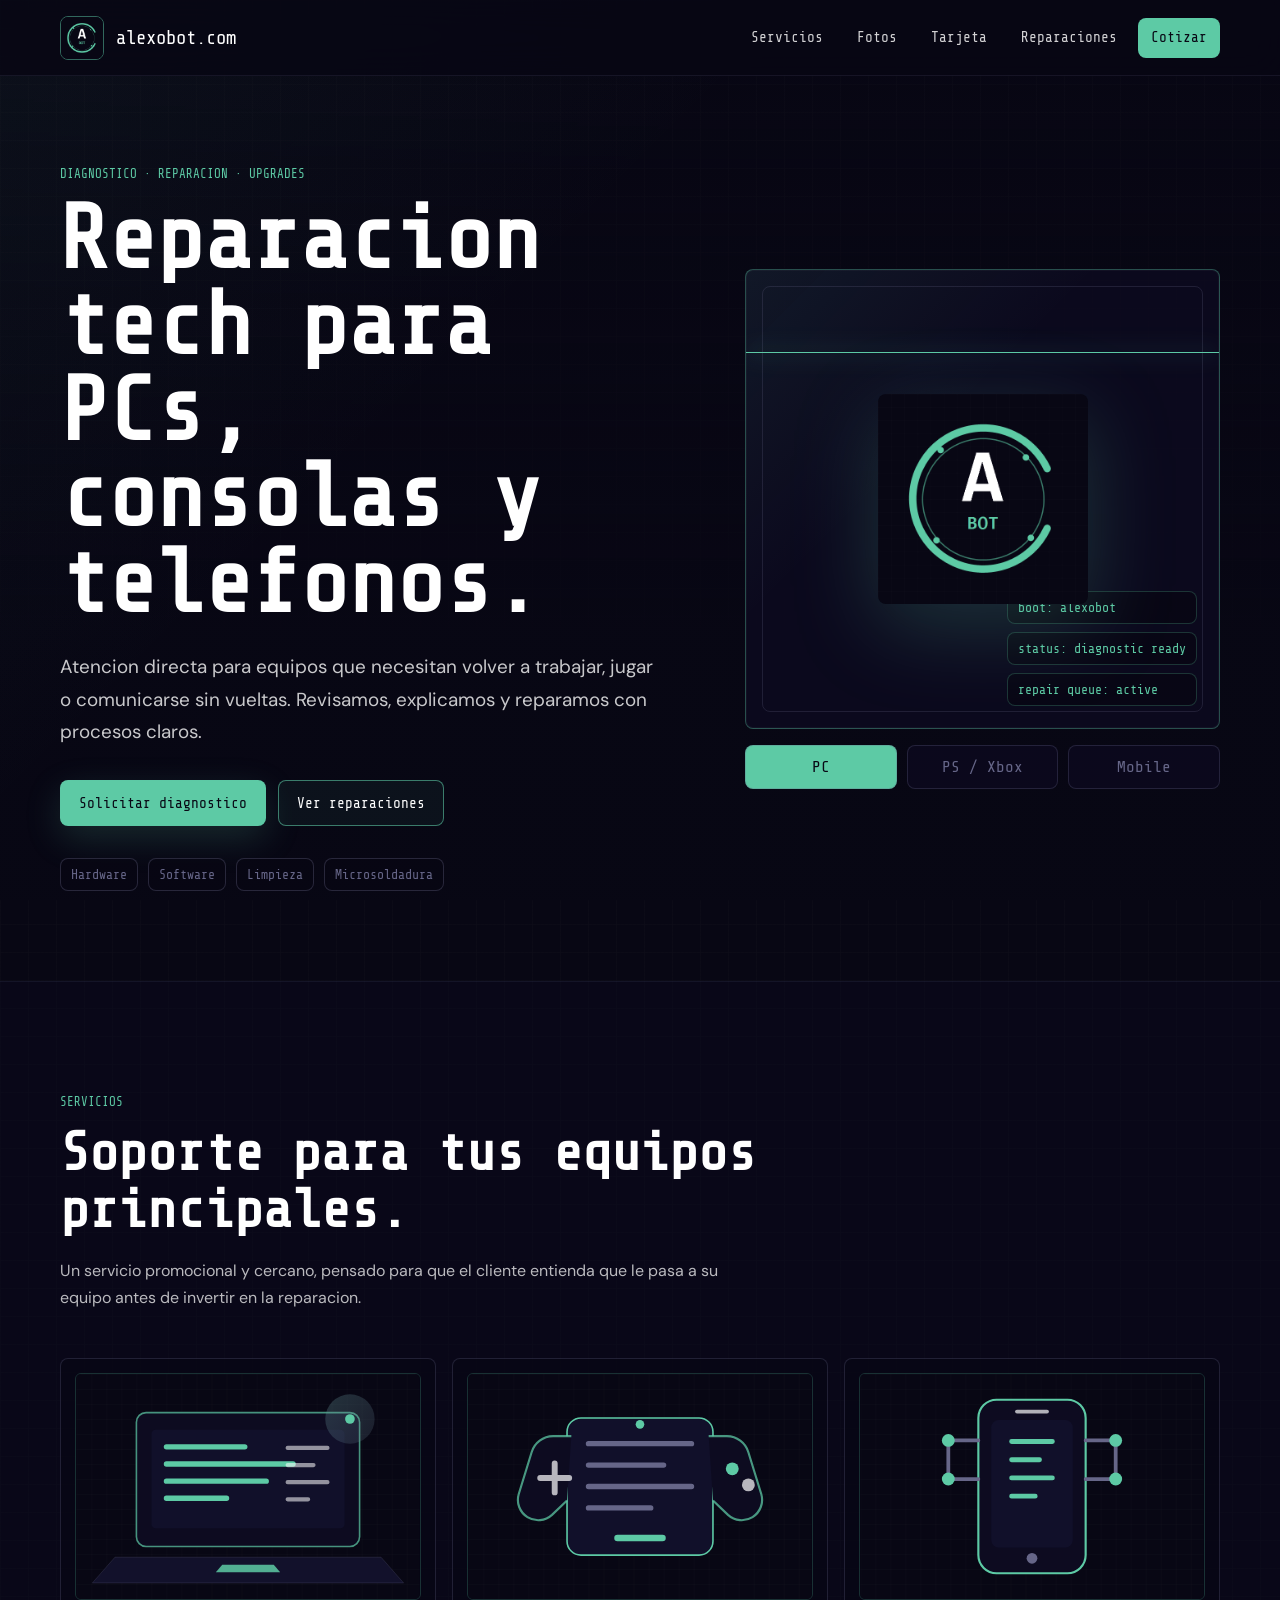
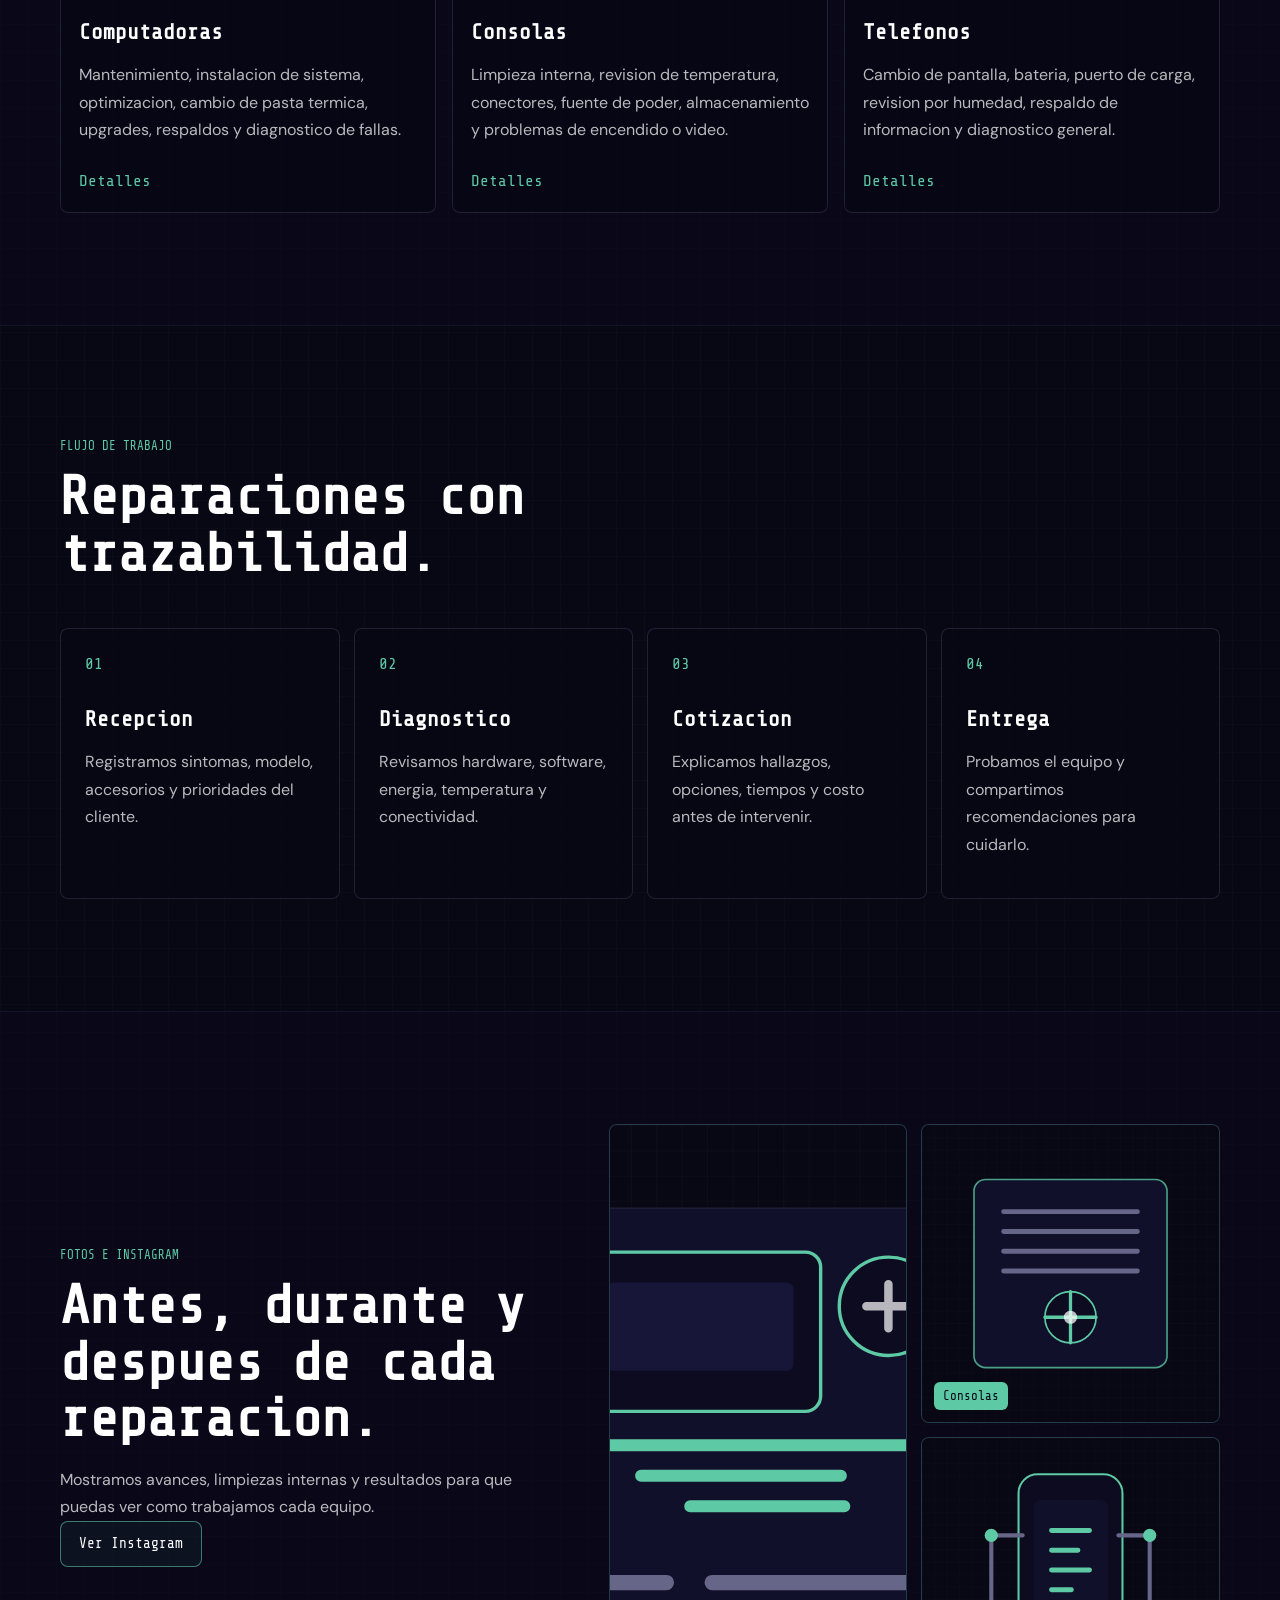
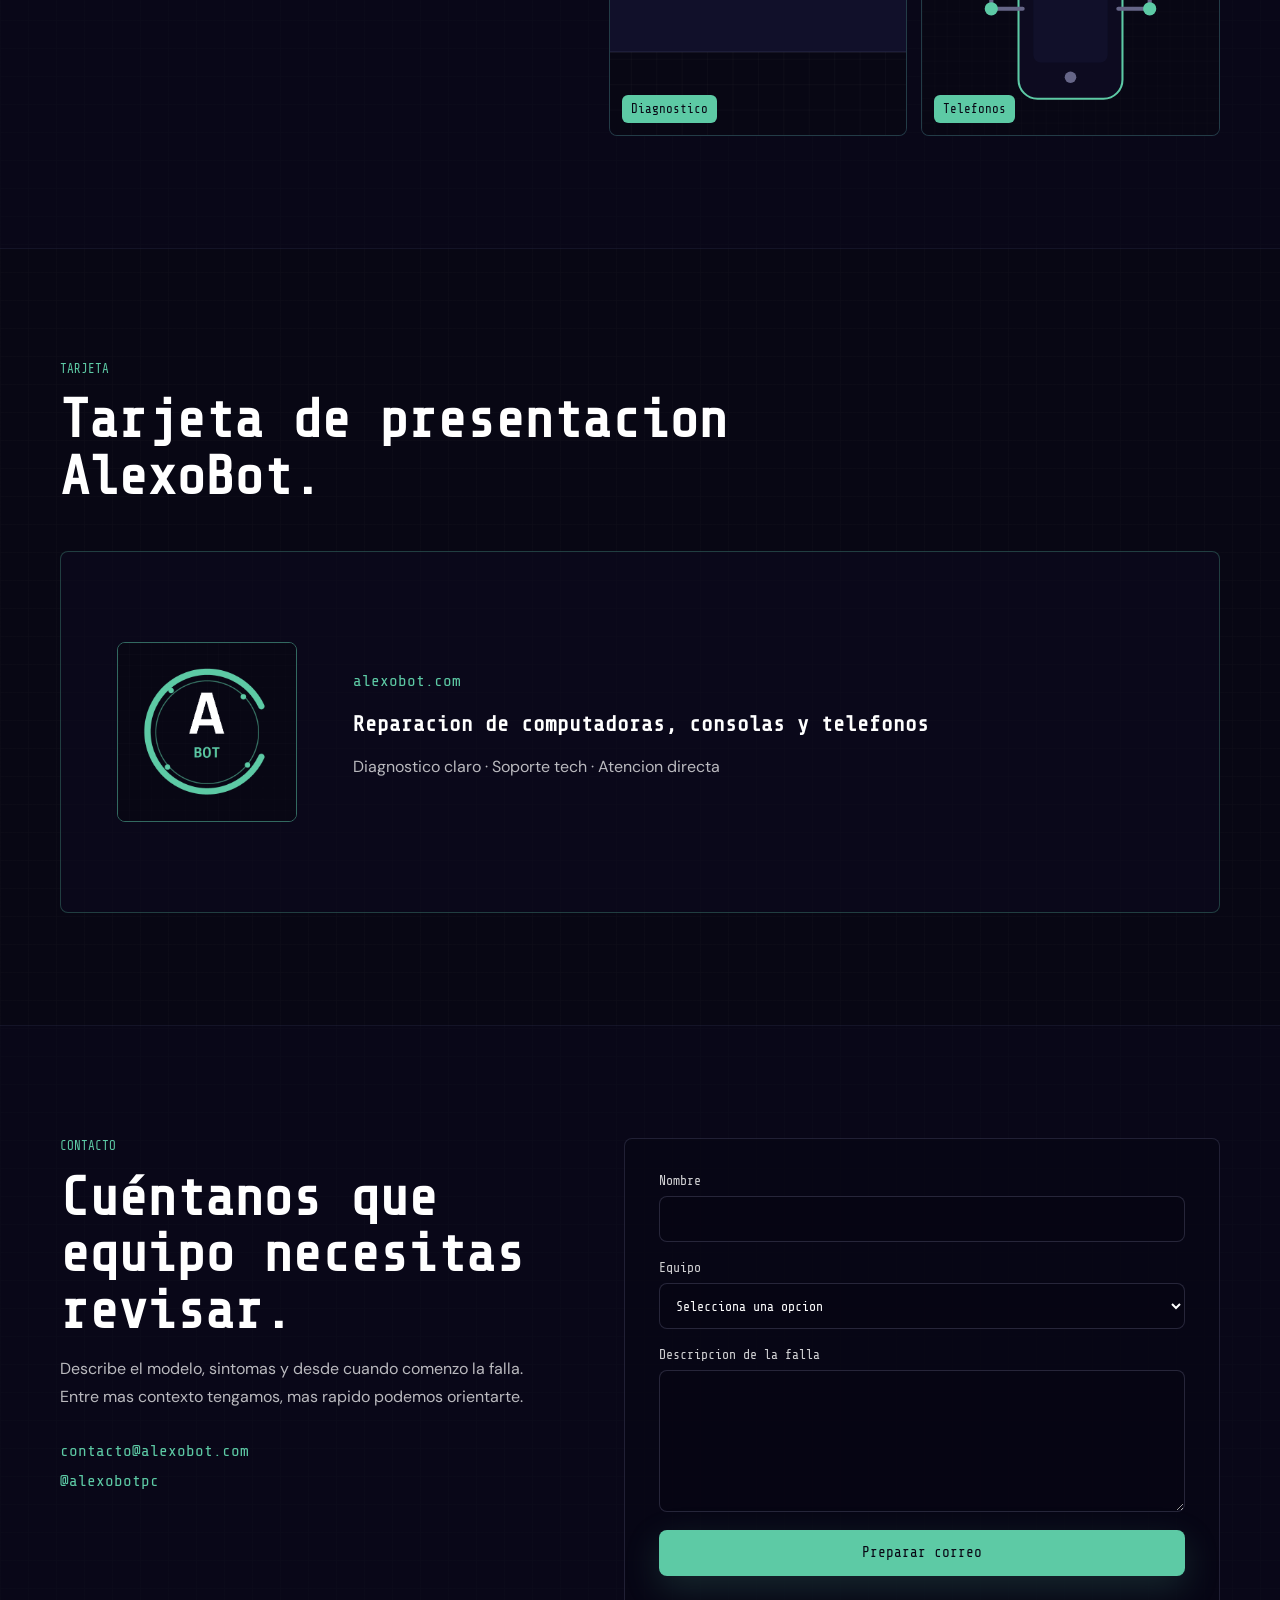
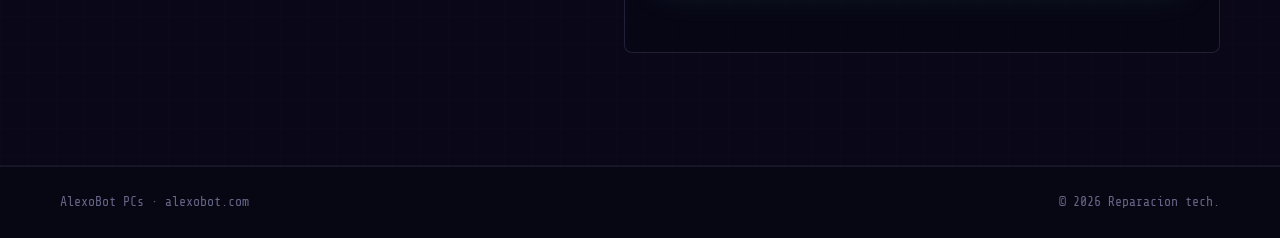
<file: index.html>
<!DOCTYPE html>
<html lang="es">
<head>
  <meta charset="UTF-8">
  <meta name="viewport" content="width=device-width, initial-scale=1.0">
  <meta name="description" content="AlexoBot PCs repara computadoras, consolas y telefonos con diagnostico claro, estetica tech y atencion directa.">
  <title>AlexoBot PCs | Reparacion tech</title>
  <link rel="preconnect" href="https://fonts.googleapis.com">
  <link rel="preconnect" href="https://fonts.gstatic.com" crossorigin>
  <link href="https://fonts.googleapis.com/css2?family=DM+Sans:opsz,wght@9..40,400;9..40,500;9..40,700&family=Share+Tech+Mono&display=swap" rel="stylesheet">
  <link rel="stylesheet" href="styles.css">
  <link rel="icon" href="Fotos/Assets/Logo.png" type="image/png">
</head>
<body>
  <header class="site-header" data-site-header>
    <a class="brand" href="index.html" aria-label="AlexoBot PCs inicio">
      <img src="Fotos/Assets/Logo.png" alt="" width="44" height="44">
      <span>alexobot.com</span>
    </a>

    <button class="nav-toggle" type="button" aria-label="Abrir menu" aria-expanded="false" data-nav-toggle>
      <span></span>
      <span></span>
      <span></span>
    </button>

    <nav class="site-nav" data-site-nav>
      <a href="#servicios">Servicios</a>
      <a href="#galeria">Fotos</a>
      <a href="#tarjeta">Tarjeta</a>
      <a href="Paginas/Reparaciones.html">Reparaciones</a>
      <a class="nav-cta" href="#contacto">Cotizar</a>
    </nav>
  </header>

  <main>
    <section class="hero section-shell">
      <div class="hero-copy reveal">
        <p class="eyebrow">diagnostico · reparacion · upgrades</p>
        <h1>Reparacion tech para PCs, consolas y telefonos.</h1>
        <p class="hero-text">Atencion directa para equipos que necesitan volver a trabajar, jugar o comunicarse sin vueltas. Revisamos, explicamos y reparamos con procesos claros.</p>
        <div class="hero-actions">
          <a class="button button-primary" href="#contacto">Solicitar diagnostico</a>
          <a class="button button-secondary" href="Paginas/Reparaciones.html">Ver reparaciones</a>
        </div>
        <div class="trust-strip" aria-label="Puntos fuertes de AlexoBot PCs">
          <span>Hardware</span>
          <span>Software</span>
          <span>Limpieza</span>
          <span>Microsoldadura</span>
        </div>
      </div>

      <div class="hero-panel reveal" aria-label="Resumen visual de servicios">
        <div class="device-frame">
          <div class="scan-line"></div>
          <img src="Fotos/Assets/Logo.png" alt="Logo AlexoBot PCs">
          <div class="terminal-lines" aria-hidden="true">
            <span>boot: alexobot</span>
            <span>status: diagnostic ready</span>
            <span>repair queue: active</span>
          </div>
        </div>
        <div class="signal-board">
          <span class="signal active">PC</span>
          <span class="signal">PS / Xbox</span>
          <span class="signal">Mobile</span>
        </div>
      </div>
    </section>

    <section class="service-band" id="servicios">
      <div class="section-shell">
        <div class="section-heading reveal">
          <p class="eyebrow">servicios</p>
          <h2>Soporte para tus equipos principales.</h2>
          <p>Un servicio promocional y cercano, pensado para que el cliente entienda que le pasa a su equipo antes de invertir en la reparacion.</p>
        </div>

        <div class="service-grid">
          <article class="service-card reveal">
            <img src="Fotos/Assets/servicio-computadoras.svg" alt="" loading="lazy">
            <div>
              <h3>Computadoras</h3>
              <p>Mantenimiento, instalacion de sistema, optimizacion, cambio de pasta termica, upgrades, respaldos y diagnostico de fallas.</p>
            </div>
            <a href="Paginas/Reparaciones.html#computadoras">Detalles</a>
          </article>

          <article class="service-card reveal">
            <img src="Fotos/Assets/servicio-consolas.svg" alt="" loading="lazy">
            <div>
              <h3>Consolas</h3>
              <p>Limpieza interna, revision de temperatura, conectores, fuente de poder, almacenamiento y problemas de encendido o video.</p>
            </div>
            <a href="Paginas/Reparaciones.html#consolas">Detalles</a>
          </article>

          <article class="service-card reveal">
            <img src="Fotos/Assets/servicio-telefonos.svg" alt="" loading="lazy">
            <div>
              <h3>Telefonos</h3>
              <p>Cambio de pantalla, bateria, puerto de carga, revision por humedad, respaldo de informacion y diagnostico general.</p>
            </div>
            <a href="Paginas/Reparaciones.html#telefonos">Detalles</a>
          </article>
        </div>
      </div>
    </section>

    <section class="process section-shell">
      <div class="section-heading reveal">
        <p class="eyebrow">flujo de trabajo</p>
        <h2>Reparaciones con trazabilidad.</h2>
      </div>

      <div class="process-grid">
        <article class="process-step reveal">
          <span>01</span>
          <h3>Recepcion</h3>
          <p>Registramos sintomas, modelo, accesorios y prioridades del cliente.</p>
        </article>
        <article class="process-step reveal">
          <span>02</span>
          <h3>Diagnostico</h3>
          <p>Revisamos hardware, software, energia, temperatura y conectividad.</p>
        </article>
        <article class="process-step reveal">
          <span>03</span>
          <h3>Cotizacion</h3>
          <p>Explicamos hallazgos, opciones, tiempos y costo antes de intervenir.</p>
        </article>
        <article class="process-step reveal">
          <span>04</span>
          <h3>Entrega</h3>
          <p>Probamos el equipo y compartimos recomendaciones para cuidarlo.</p>
        </article>
      </div>
    </section>

    <section class="gallery-band" id="galeria">
      <div class="section-shell gallery-layout">
        <div class="section-heading reveal">
          <p class="eyebrow">fotos e instagram</p>
          <h2>Antes, durante y despues de cada reparacion.</h2>
          <p>Mostramos avances, limpiezas internas y resultados para que puedas ver como trabajamos cada equipo.</p>
          <a class="button button-secondary" href="https://www.instagram.com/alexobotpc" target="_blank" rel="noopener" data-instagram-link>Ver Instagram</a>
        </div>

        <div class="photo-grid reveal" aria-label="Galeria de reparaciones">
          <figure class="photo-tile tall">
            <img src="Fotos/Assets/foto-mesa-tech.svg" alt="Mesa de diagnostico y reparacion">
            <figcaption>Diagnostico</figcaption>
          </figure>
          <figure class="photo-tile">
            <img src="Fotos/Assets/foto-consola.svg" alt="Consola abierta para mantenimiento">
            <figcaption>Consolas</figcaption>
          </figure>
          <figure class="photo-tile">
            <img src="Fotos/Assets/foto-telefono.svg" alt="Telefono en proceso de reparacion">
            <figcaption>Telefonos</figcaption>
          </figure>
        </div>
      </div>
    </section>

    <section class="card-section section-shell" id="tarjeta">
      <div class="section-heading reveal">
        <p class="eyebrow">tarjeta</p>
        <h2>Tarjeta de presentacion AlexoBot.</h2>
      </div>

      <div class="business-card-wrap reveal">
        <!-- Pega aqui el iframe de Canva cuando tengas el enlace embed. -->
        <div class="canva-slot" data-canva-embed data-canva-url="">
          <div class="business-card-preview">
            <img src="Fotos/Assets/Logo.png" alt="Logo AlexoBot PCs">
            <div>
              <p class="card-kicker">alexobot.com</p>
              <h3>Reparacion de computadoras, consolas y telefonos</h3>
              <p>Diagnostico claro · Soporte tech · Atencion directa</p>
            </div>
          </div>
        </div>
      </div>
    </section>

    <section class="contact-band" id="contacto">
      <div class="section-shell contact-layout">
        <div class="contact-copy reveal">
          <p class="eyebrow">contacto</p>
          <h2>Cu&eacute;ntanos que equipo necesitas revisar.</h2>
          <p>Describe el modelo, sintomas y desde cuando comenzo la falla. Entre mas contexto tengamos, mas rapido podemos orientarte.</p>
          <div class="contact-links">
            <a href="mailto:contacto@alexobot.com">contacto@alexobot.com</a>
            <a href="https://www.instagram.com/alexobotpc" target="_blank" rel="noopener" data-instagram-link>@alexobotpc</a>
          </div>
        </div>

        <form class="contact-form reveal" data-contact-form>
          <label>
            Nombre
            <input type="text" name="name" autocomplete="name" required>
          </label>
          <label>
            Equipo
            <select name="device" required>
              <option value="">Selecciona una opcion</option>
              <option>Computadora</option>
              <option>Consola</option>
              <option>Telefono</option>
              <option>Otro equipo</option>
            </select>
          </label>
          <label>
            Descripcion de la falla
            <textarea name="message" rows="5" required></textarea>
          </label>
          <button class="button button-primary" type="submit">Preparar correo</button>
          <p class="form-status" data-form-status aria-live="polite"></p>
        </form>
      </div>
    </section>
  </main>

  <footer class="site-footer">
    <div class="section-shell footer-inner">
      <p>AlexoBot PCs · alexobot.com</p>
      <p>&copy; <span data-current-year></span> Reparacion tech.</p>
    </div>
  </footer>

  <script src="scripts.js"></script>
</body>
</html>
</file>
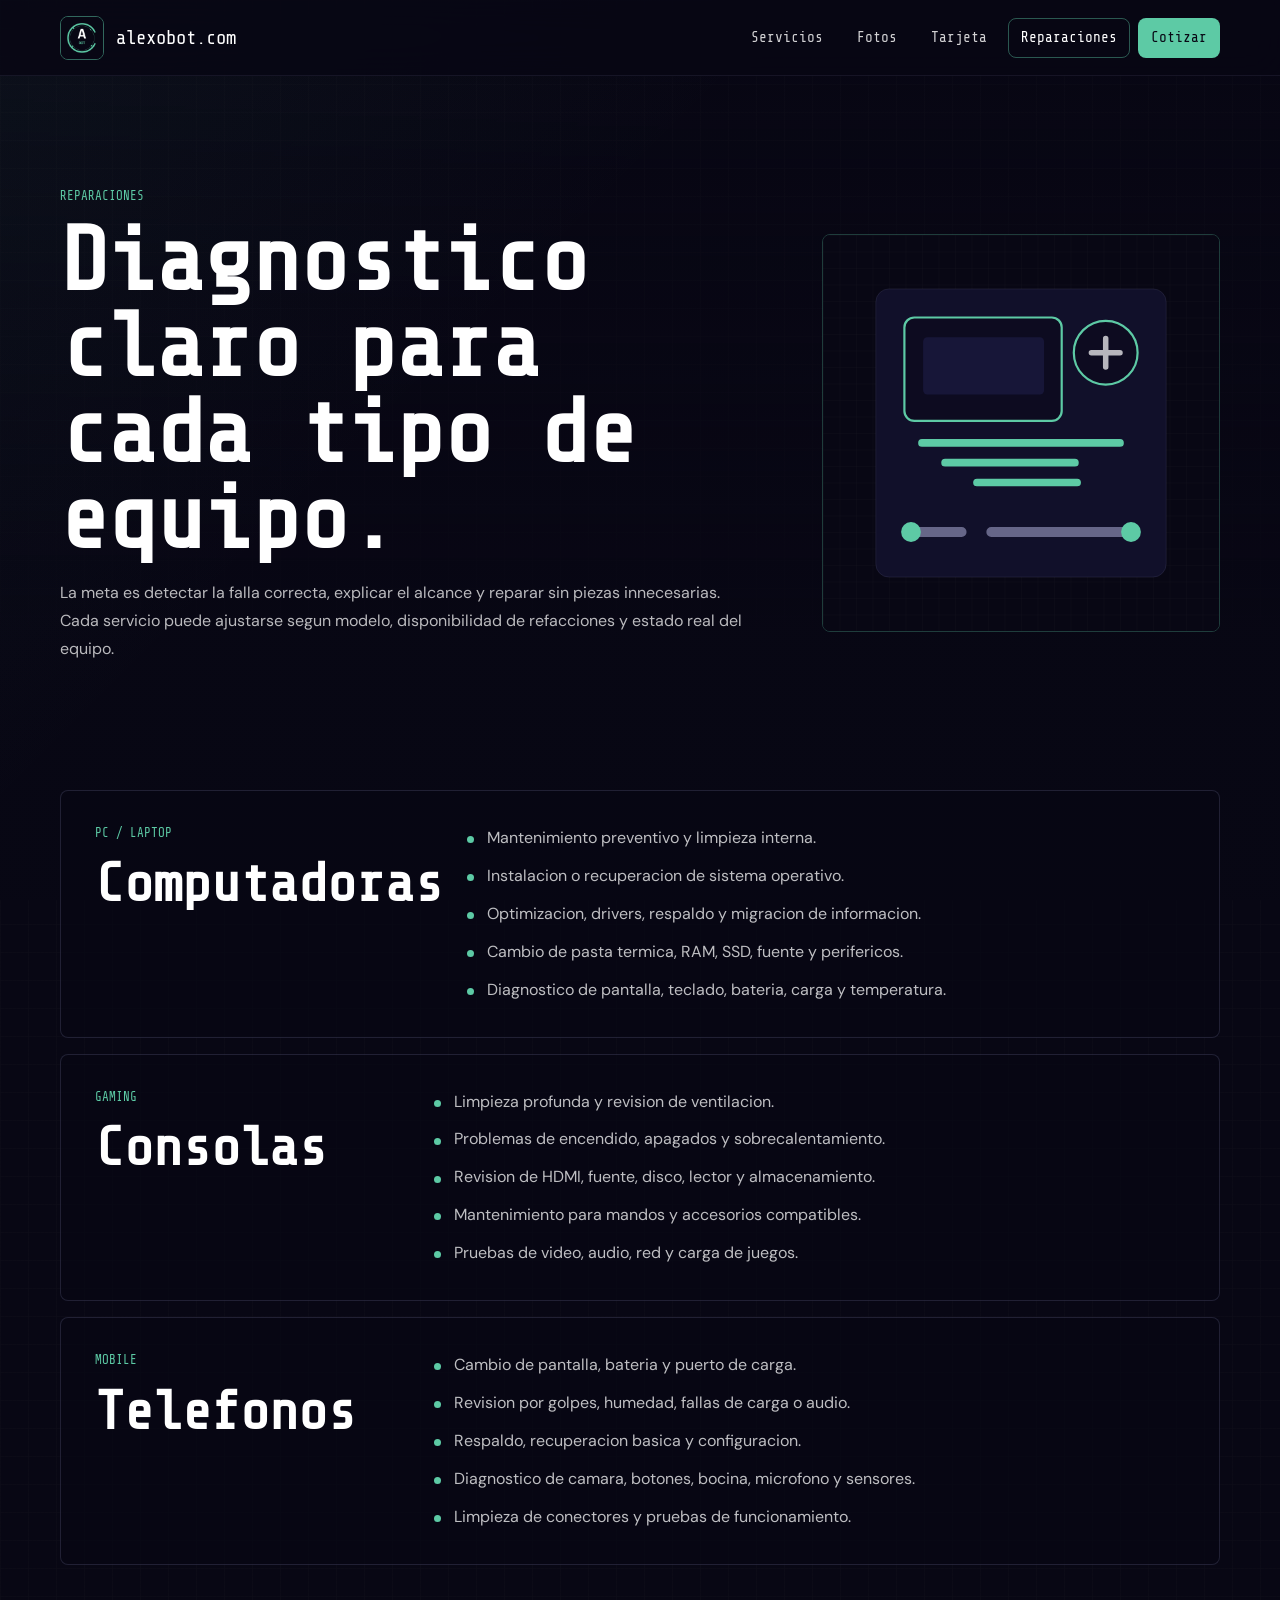
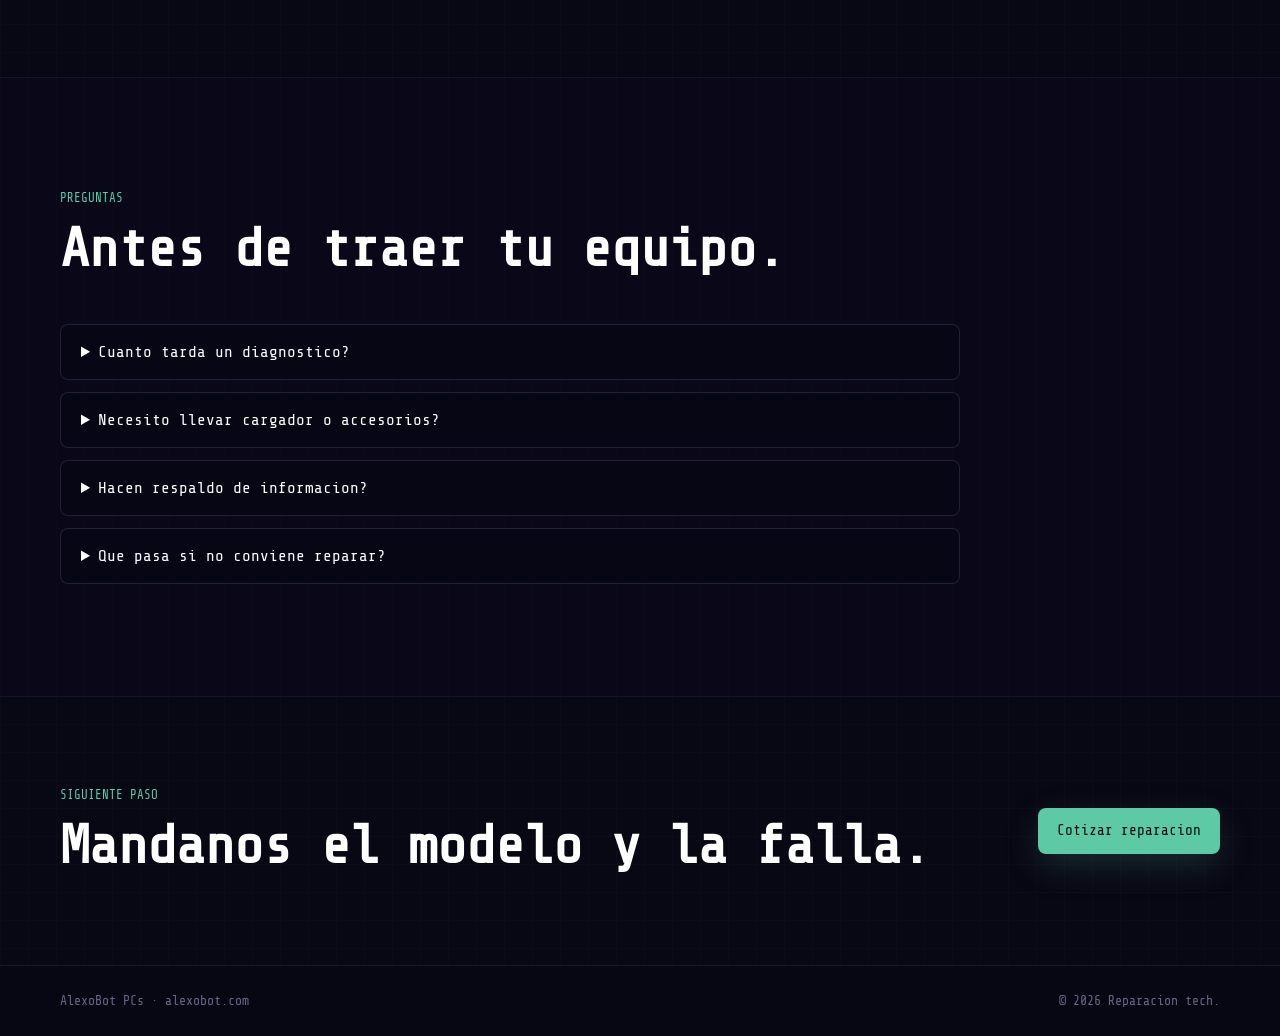
<file: Paginas/Reparaciones.html>
<!DOCTYPE html>
<html lang="es">
<head>
  <meta charset="UTF-8">
  <meta name="viewport" content="width=device-width, initial-scale=1.0">
  <meta name="description" content="Servicios de reparacion AlexoBot PCs para computadoras, consolas y telefonos.">
  <title>Reparaciones | AlexoBot PCs</title>
  <link rel="preconnect" href="https://fonts.googleapis.com">
  <link rel="preconnect" href="https://fonts.gstatic.com" crossorigin>
  <link href="https://fonts.googleapis.com/css2?family=DM+Sans:opsz,wght@9..40,400;9..40,500;9..40,700&family=Share+Tech+Mono&display=swap" rel="stylesheet">
  <link rel="stylesheet" href="../styles.css">
  <link rel="icon" href="../Fotos/Assets/Logo.png" type="image/png">
</head>
<body>
  <header class="site-header" data-site-header>
    <a class="brand" href="../index.html" aria-label="AlexoBot PCs inicio">
      <img src="../Fotos/Assets/Logo.png" alt="" width="44" height="44">
      <span>alexobot.com</span>
    </a>

    <button class="nav-toggle" type="button" aria-label="Abrir menu" aria-expanded="false" data-nav-toggle>
      <span></span>
      <span></span>
      <span></span>
    </button>

    <nav class="site-nav" data-site-nav>
      <a href="../index.html#servicios">Servicios</a>
      <a href="../index.html#galeria">Fotos</a>
      <a href="../index.html#tarjeta">Tarjeta</a>
      <a href="Reparaciones.html" aria-current="page">Reparaciones</a>
      <a class="nav-cta" href="../index.html#contacto">Cotizar</a>
    </nav>
  </header>

  <main>
    <section class="subhero section-shell">
      <div class="subhero-copy reveal">
        <p class="eyebrow">reparaciones</p>
        <h1>Diagnostico claro para cada tipo de equipo.</h1>
        <p>La meta es detectar la falla correcta, explicar el alcance y reparar sin piezas innecesarias. Cada servicio puede ajustarse segun modelo, disponibilidad de refacciones y estado real del equipo.</p>
      </div>
      <div class="subhero-visual reveal">
        <img src="../Fotos/Assets/foto-mesa-tech.svg" alt="Mesa tecnica AlexoBot">
      </div>
    </section>

    <section class="repair-matrix section-shell">
      <article class="repair-block reveal" id="computadoras">
        <div>
          <p class="eyebrow">PC / laptop</p>
          <h2>Computadoras</h2>
        </div>
        <ul>
          <li>Mantenimiento preventivo y limpieza interna.</li>
          <li>Instalacion o recuperacion de sistema operativo.</li>
          <li>Optimizacion, drivers, respaldo y migracion de informacion.</li>
          <li>Cambio de pasta termica, RAM, SSD, fuente y perifericos.</li>
          <li>Diagnostico de pantalla, teclado, bateria, carga y temperatura.</li>
        </ul>
      </article>

      <article class="repair-block reveal" id="consolas">
        <div>
          <p class="eyebrow">gaming</p>
          <h2>Consolas</h2>
        </div>
        <ul>
          <li>Limpieza profunda y revision de ventilacion.</li>
          <li>Problemas de encendido, apagados y sobrecalentamiento.</li>
          <li>Revision de HDMI, fuente, disco, lector y almacenamiento.</li>
          <li>Mantenimiento para mandos y accesorios compatibles.</li>
          <li>Pruebas de video, audio, red y carga de juegos.</li>
        </ul>
      </article>

      <article class="repair-block reveal" id="telefonos">
        <div>
          <p class="eyebrow">mobile</p>
          <h2>Telefonos</h2>
        </div>
        <ul>
          <li>Cambio de pantalla, bateria y puerto de carga.</li>
          <li>Revision por golpes, humedad, fallas de carga o audio.</li>
          <li>Respaldo, recuperacion basica y configuracion.</li>
          <li>Diagnostico de camara, botones, bocina, microfono y sensores.</li>
          <li>Limpieza de conectores y pruebas de funcionamiento.</li>
        </ul>
      </article>
    </section>

    <section class="faq-band">
      <div class="section-shell">
        <div class="section-heading reveal">
          <p class="eyebrow">preguntas</p>
          <h2>Antes de traer tu equipo.</h2>
        </div>

        <div class="faq-list reveal">
          <details>
            <summary>Cuanto tarda un diagnostico?</summary>
            <p>Depende del equipo y la falla, pero primero revisamos sintomas, pruebas basicas y disponibilidad para darte una ruta clara.</p>
          </details>
          <details>
            <summary>Necesito llevar cargador o accesorios?</summary>
            <p>Si el problema esta relacionado con carga, video, controles, almacenamiento externo o energia, conviene llevar los accesorios asociados.</p>
          </details>
          <details>
            <summary>Hacen respaldo de informacion?</summary>
            <p>Cuando el estado del equipo lo permite, podemos orientar o realizar respaldo antes de intervenciones que puedan afectar datos.</p>
          </details>
          <details>
            <summary>Que pasa si no conviene reparar?</summary>
            <p>Se explica el diagnostico y se comparan opciones para que decidas si reparar, esperar refaccion o cambiar de equipo.</p>
          </details>
        </div>
      </div>
    </section>

    <section class="cta-strip section-shell reveal">
      <div>
        <p class="eyebrow">siguiente paso</p>
        <h2>Mandanos el modelo y la falla.</h2>
      </div>
      <a class="button button-primary" href="../index.html#contacto">Cotizar reparacion</a>
    </section>
  </main>

  <footer class="site-footer">
    <div class="section-shell footer-inner">
      <p>AlexoBot PCs · alexobot.com</p>
      <p>&copy; <span data-current-year></span> Reparacion tech.</p>
    </div>
  </footer>

  <script src="../scripts.js"></script>
</body>
</html>
</file>
<file: styles.css>
@font-face {
  font-family: "Disket Mono";
  src:
    local("Disket Mono"),
    local("DisketMono-Regular");
  font-display: swap;
}

:root {
  --bg: #080714;
  --bg-elevated: #0d0b20;
  --panel: #11102a;
  --accent: #5dcaa5;
  --text: #ffffff;
  --muted: #666688;
  --line: rgba(102, 102, 136, 0.28);
  --grid: rgba(77, 77, 77, 0.05);
  --soft: rgba(93, 202, 165, 0.12);
  --font-display: "Disket Mono", "Share Tech Mono", ui-monospace, SFMono-Regular, Consolas, monospace;
  --font-body: "DM Sans", system-ui, -apple-system, BlinkMacSystemFont, "Segoe UI", sans-serif;
  --header-height: 76px;
  color-scheme: dark;
}

* {
  box-sizing: border-box;
}

html {
  scroll-behavior: smooth;
}

body {
  min-height: 100vh;
  margin: 0;
  color: var(--text);
  font-family: var(--font-body);
  background-color: var(--bg);
  background-image:
    linear-gradient(var(--grid) 1px, transparent 1px),
    linear-gradient(90deg, var(--grid) 1px, transparent 1px);
  background-size: 28px 28px;
}

body::before {
  position: fixed;
  inset: 0;
  z-index: -1;
  content: "";
  pointer-events: none;
  background:
    linear-gradient(135deg, rgba(93, 202, 165, 0.05), transparent 38%),
    linear-gradient(180deg, rgba(8, 7, 20, 0.1), rgba(8, 7, 20, 0.84) 70%);
}

img {
  display: block;
  max-width: 100%;
}

a {
  color: inherit;
  text-decoration: none;
}

button,
input,
select,
textarea {
  font: inherit;
}

::selection {
  color: var(--bg);
  background: var(--accent);
}

.section-shell {
  width: min(1160px, calc(100% - 40px));
  margin-inline: auto;
}

.site-header {
  position: sticky;
  top: 0;
  z-index: 20;
  display: flex;
  align-items: center;
  justify-content: space-between;
  min-height: var(--header-height);
  padding: 14px max(20px, calc((100vw - 1160px) / 2));
  border-bottom: 1px solid rgba(102, 102, 136, 0.16);
  background: rgba(8, 7, 20, 0.82);
  backdrop-filter: blur(18px);
  transition: border-color 180ms ease, background 180ms ease;
}

.site-header.is-scrolled {
  border-color: rgba(93, 202, 165, 0.28);
  background: rgba(8, 7, 20, 0.94);
}

.brand {
  display: inline-flex;
  align-items: center;
  gap: 12px;
  min-width: 0;
  font-family: var(--font-display);
  font-size: clamp(1rem, 2vw, 1.2rem);
  letter-spacing: 0;
}

.brand img {
  width: 44px;
  height: 44px;
  border: 1px solid rgba(93, 202, 165, 0.5);
  border-radius: 8px;
}

.site-nav {
  display: flex;
  align-items: center;
  gap: 8px;
  font-family: var(--font-display);
  font-size: 0.9rem;
}

.site-nav a {
  min-height: 40px;
  padding: 10px 12px;
  color: rgba(255, 255, 255, 0.82);
  border: 1px solid transparent;
  border-radius: 8px;
}

.site-nav a:hover,
.site-nav a:focus-visible,
.site-nav a[aria-current="page"] {
  color: var(--text);
  border-color: rgba(93, 202, 165, 0.42);
  outline: none;
}

.site-nav .nav-cta {
  color: var(--bg);
  background: var(--accent);
}

.nav-toggle {
  display: none;
  width: 44px;
  height: 44px;
  padding: 10px;
  border: 1px solid rgba(93, 202, 165, 0.34);
  border-radius: 8px;
  background: transparent;
}

.nav-toggle span {
  display: block;
  width: 100%;
  height: 2px;
  margin: 5px 0;
  background: var(--accent);
}

.hero {
  display: grid;
  grid-template-columns: minmax(0, 1fr) minmax(320px, 0.78fr);
  align-items: center;
  gap: clamp(28px, 6vw, 80px);
  min-height: calc(100svh - var(--header-height) - 42px);
  padding-block: clamp(42px, 7vw, 96px);
}

.hero-copy {
  max-width: 720px;
}

.eyebrow {
  margin: 0 0 14px;
  color: var(--accent);
  font-family: var(--font-display);
  font-size: 0.78rem;
  line-height: 1.4;
  text-transform: uppercase;
}

h1,
h2,
h3 {
  margin: 0;
  font-family: var(--font-display);
  font-weight: 700;
  letter-spacing: 0;
}

h1 {
  max-width: 900px;
  font-size: clamp(2.45rem, 7vw, 5.7rem);
  line-height: 0.96;
}

h2 {
  font-size: clamp(1.8rem, 4.5vw, 3.4rem);
  line-height: 1.04;
}

h3 {
  font-size: clamp(1.05rem, 2vw, 1.34rem);
  line-height: 1.16;
}

p {
  color: rgba(255, 255, 255, 0.72);
  line-height: 1.72;
}

.hero-text {
  max-width: 640px;
  margin: 24px 0 0;
  color: rgba(255, 255, 255, 0.78);
  font-size: clamp(1rem, 2vw, 1.18rem);
}

.hero-actions,
.contact-links {
  display: flex;
  flex-wrap: wrap;
  gap: 12px;
  margin-top: 32px;
}

.button {
  display: inline-flex;
  align-items: center;
  justify-content: center;
  min-height: 46px;
  padding: 12px 18px;
  border: 1px solid rgba(93, 202, 165, 0.58);
  border-radius: 8px;
  font-family: var(--font-display);
  font-size: 0.9rem;
  line-height: 1.2;
  transition: transform 180ms ease, border-color 180ms ease, background 180ms ease;
}

.button:hover,
.button:focus-visible {
  transform: translateY(-2px);
  outline: none;
}

.button-primary {
  color: var(--bg);
  background: var(--accent);
  box-shadow: 0 12px 36px rgba(93, 202, 165, 0.18);
}

.button-secondary {
  color: var(--text);
  background: rgba(93, 202, 165, 0.06);
}

.trust-strip {
  display: flex;
  flex-wrap: wrap;
  gap: 10px;
  margin-top: 32px;
  color: var(--muted);
  font-family: var(--font-display);
  font-size: 0.82rem;
}

.trust-strip span {
  padding: 8px 10px;
  border: 1px solid rgba(102, 102, 136, 0.34);
  border-radius: 8px;
  background: rgba(8, 7, 20, 0.54);
}

.hero-panel {
  display: grid;
  gap: 16px;
}

.device-frame {
  position: relative;
  display: grid;
  min-height: min(60vw, 460px);
  overflow: hidden;
  place-items: center;
  border: 1px solid rgba(93, 202, 165, 0.36);
  border-radius: 8px;
  background:
    linear-gradient(135deg, rgba(93, 202, 165, 0.08), transparent 38%),
    rgba(13, 11, 32, 0.78);
  box-shadow: inset 0 0 0 1px rgba(255, 255, 255, 0.03);
}

.device-frame::before {
  position: absolute;
  inset: 16px;
  content: "";
  border: 1px solid rgba(102, 102, 136, 0.24);
  border-radius: 8px;
}

.device-frame img {
  position: relative;
  z-index: 1;
  width: min(48%, 210px);
  border-radius: 8px;
  filter: drop-shadow(0 22px 42px rgba(93, 202, 165, 0.22));
}

.scan-line {
  position: absolute;
  inset-inline: 0;
  top: 18%;
  height: 1px;
  background: var(--accent);
  box-shadow: 0 0 22px var(--accent);
  animation: scan 4.5s linear infinite;
}

.terminal-lines {
  position: absolute;
  right: 22px;
  bottom: 22px;
  display: grid;
  gap: 8px;
  color: var(--accent);
  font-family: var(--font-display);
  font-size: clamp(0.68rem, 1.3vw, 0.82rem);
}

.terminal-lines span {
  padding: 8px 10px;
  border: 1px solid rgba(93, 202, 165, 0.24);
  border-radius: 8px;
  background: rgba(8, 7, 20, 0.78);
}

.signal-board {
  display: grid;
  grid-template-columns: repeat(3, minmax(0, 1fr));
  gap: 10px;
}

.signal {
  padding: 12px 10px;
  color: var(--muted);
  font-family: var(--font-display);
  text-align: center;
  border: 1px solid rgba(102, 102, 136, 0.28);
  border-radius: 8px;
  background: rgba(13, 11, 32, 0.72);
}

.signal.active {
  color: var(--bg);
  background: var(--accent);
}

.service-band,
.gallery-band,
.faq-band,
.contact-band {
  padding-block: clamp(64px, 9vw, 112px);
  border-block: 1px solid rgba(102, 102, 136, 0.13);
  background: rgba(13, 11, 32, 0.34);
}

.section-heading {
  max-width: 760px;
  margin-bottom: clamp(28px, 5vw, 46px);
}

.section-heading p:not(.eyebrow) {
  max-width: 690px;
  margin: 18px 0 0;
}

.service-grid {
  display: grid;
  grid-template-columns: repeat(3, minmax(0, 1fr));
  gap: 16px;
}

.service-card,
.process-step,
.repair-block,
.contact-form,
.faq-list details {
  border: 1px solid rgba(102, 102, 136, 0.28);
  border-radius: 8px;
  background: rgba(8, 7, 20, 0.62);
}

.service-card {
  display: grid;
  grid-template-rows: auto 1fr auto;
  gap: 20px;
  padding: 14px;
}

.service-card img {
  width: 100%;
  aspect-ratio: 1.52;
  object-fit: cover;
  border-radius: 6px;
  border: 1px solid rgba(93, 202, 165, 0.22);
}

.service-card div {
  padding-inline: 4px;
}

.service-card p {
  margin-bottom: 0;
}

.service-card a {
  justify-self: start;
  padding: 8px 4px;
  color: var(--accent);
  font-family: var(--font-display);
}

.process {
  padding-block: clamp(64px, 9vw, 112px);
}

.process-grid {
  display: grid;
  grid-template-columns: repeat(4, minmax(0, 1fr));
  gap: 14px;
}

.process-step {
  min-height: 230px;
  padding: 24px;
}

.process-step span {
  display: inline-block;
  margin-bottom: 34px;
  color: var(--accent);
  font-family: var(--font-display);
}

.gallery-layout {
  display: grid;
  grid-template-columns: 0.78fr 1fr;
  gap: clamp(30px, 6vw, 72px);
  align-items: center;
}

.photo-grid {
  display: grid;
  grid-template-columns: repeat(2, minmax(0, 1fr));
  grid-auto-rows: minmax(170px, 1fr);
  gap: 14px;
}

.photo-tile {
  position: relative;
  min-height: 220px;
  margin: 0;
  overflow: hidden;
  border: 1px solid rgba(93, 202, 165, 0.24);
  border-radius: 8px;
  background: var(--panel);
}

.photo-tile.tall {
  grid-row: span 2;
}

.photo-tile img {
  width: 100%;
  height: 100%;
  object-fit: cover;
  transition: transform 420ms ease;
}

.photo-tile:hover img {
  transform: scale(1.035);
}

.photo-tile figcaption {
  position: absolute;
  left: 12px;
  bottom: 12px;
  padding: 7px 9px;
  color: var(--bg);
  font-family: var(--font-display);
  font-size: 0.78rem;
  border-radius: 6px;
  background: var(--accent);
}

.card-section {
  padding-block: clamp(64px, 9vw, 112px);
}

.business-card-wrap {
  border: 1px solid rgba(93, 202, 165, 0.28);
  border-radius: 8px;
  background: rgba(13, 11, 32, 0.58);
}

.canva-slot iframe {
  display: block;
  width: 100%;
  min-height: 520px;
  border: 0;
  border-radius: 8px;
}

.business-card-preview {
  display: grid;
  grid-template-columns: 180px 1fr;
  gap: clamp(20px, 5vw, 56px);
  align-items: center;
  min-height: 360px;
  padding: clamp(22px, 5vw, 56px);
}

.business-card-preview img {
  width: 180px;
  border: 1px solid rgba(93, 202, 165, 0.5);
  border-radius: 8px;
}

.card-kicker {
  margin-top: 0;
  color: var(--accent);
  font-family: var(--font-display);
}

.contact-layout {
  display: grid;
  grid-template-columns: 0.82fr 1fr;
  gap: clamp(28px, 6vw, 76px);
  align-items: start;
}

.contact-copy {
  position: sticky;
  top: calc(var(--header-height) + 28px);
}

.contact-links {
  align-items: flex-start;
  flex-direction: column;
}

.contact-links a {
  color: var(--accent);
  font-family: var(--font-display);
}

.contact-form {
  display: grid;
  gap: 18px;
  padding: clamp(20px, 4vw, 34px);
}

.contact-form label {
  display: grid;
  gap: 8px;
  color: rgba(255, 255, 255, 0.82);
  font-family: var(--font-display);
  font-size: 0.82rem;
}

.contact-form input,
.contact-form select,
.contact-form textarea {
  width: 100%;
  color: var(--text);
  border: 1px solid rgba(102, 102, 136, 0.34);
  border-radius: 8px;
  background: rgba(8, 7, 20, 0.76);
}

.contact-form input,
.contact-form select {
  min-height: 46px;
  padding: 0 12px;
}

.contact-form textarea {
  min-height: 142px;
  padding: 12px;
  resize: vertical;
}

.contact-form input:focus,
.contact-form select:focus,
.contact-form textarea:focus {
  border-color: var(--accent);
  outline: none;
}

.form-status {
  min-height: 24px;
  margin: 0;
  color: var(--accent);
  font-family: var(--font-display);
  font-size: 0.82rem;
}

.site-footer {
  border-top: 1px solid rgba(102, 102, 136, 0.18);
  background: rgba(8, 7, 20, 0.94);
}

.footer-inner {
  display: flex;
  justify-content: space-between;
  gap: 18px;
  padding-block: 24px;
}

.footer-inner p {
  margin: 0;
  color: var(--muted);
  font-family: var(--font-display);
  font-size: 0.82rem;
}

.subhero {
  display: grid;
  grid-template-columns: 1fr minmax(280px, 0.58fr);
  gap: clamp(28px, 6vw, 76px);
  align-items: center;
  padding-block: clamp(56px, 9vw, 112px);
}

.subhero-copy p:not(.eyebrow) {
  max-width: 720px;
}

.subhero-visual {
  overflow: hidden;
  border: 1px solid rgba(93, 202, 165, 0.28);
  border-radius: 8px;
}

.subhero-visual img {
  width: 100%;
  aspect-ratio: 1;
  object-fit: cover;
}

.repair-matrix {
  display: grid;
  gap: 16px;
  padding-bottom: clamp(64px, 9vw, 112px);
}

.repair-block {
  display: grid;
  grid-template-columns: 0.42fr 1fr;
  gap: 24px;
  padding: clamp(20px, 4vw, 34px);
}

.repair-block ul {
  display: grid;
  gap: 12px;
  margin: 0;
  padding: 0;
  list-style: none;
}

.repair-block li {
  position: relative;
  padding-left: 20px;
  color: rgba(255, 255, 255, 0.74);
  line-height: 1.62;
}

.repair-block li::before {
  position: absolute;
  top: 0.7em;
  left: 0;
  width: 7px;
  height: 7px;
  content: "";
  border-radius: 50%;
  background: var(--accent);
}

.faq-list {
  display: grid;
  gap: 12px;
  max-width: 900px;
}

.faq-list details {
  padding: 18px 20px;
}

.faq-list summary {
  cursor: pointer;
  color: var(--text);
  font-family: var(--font-display);
}

.faq-list p {
  margin-bottom: 0;
}

.cta-strip {
  display: flex;
  justify-content: space-between;
  gap: 24px;
  align-items: center;
  padding-block: clamp(54px, 8vw, 90px);
}

.reveal {
  opacity: 0;
  transform: translateY(18px);
  transition: opacity 620ms ease, transform 620ms ease;
}

.reveal.is-visible {
  opacity: 1;
  transform: translateY(0);
}

@keyframes scan {
  0% {
    top: 12%;
    opacity: 0;
  }

  12%,
  88% {
    opacity: 1;
  }

  100% {
    top: 88%;
    opacity: 0;
  }
}

@media (prefers-reduced-motion: reduce) {
  *,
  *::before,
  *::after {
    scroll-behavior: auto !important;
    transition-duration: 0.01ms !important;
    animation-duration: 0.01ms !important;
    animation-iteration-count: 1 !important;
  }

  .reveal {
    opacity: 1;
    transform: none;
  }
}

@media (max-width: 920px) {
  .nav-toggle {
    display: block;
  }

  .site-nav {
    position: absolute;
    top: calc(100% + 1px);
    right: 20px;
    left: 20px;
    display: none;
    flex-direction: column;
    align-items: stretch;
    padding: 12px;
    border: 1px solid rgba(93, 202, 165, 0.28);
    border-radius: 8px;
    background: rgba(8, 7, 20, 0.97);
  }

  .site-nav.is-open {
    display: flex;
  }

  .hero,
  .gallery-layout,
  .contact-layout,
  .subhero {
    grid-template-columns: 1fr;
  }

  .hero {
    min-height: auto;
  }

  .device-frame {
    min-height: 420px;
  }

  .service-grid,
  .process-grid {
    grid-template-columns: repeat(2, minmax(0, 1fr));
  }

  .contact-copy {
    position: static;
  }

  .repair-block {
    grid-template-columns: 1fr;
  }
}

@media (max-width: 640px) {
  .section-shell {
    width: min(100% - 28px, 1160px);
  }

  .site-header {
    min-height: 68px;
    padding: 10px 14px;
  }

  .brand span {
    max-width: 52vw;
    overflow: hidden;
    text-overflow: ellipsis;
    white-space: nowrap;
  }

  .hero {
    padding-block: 36px 56px;
  }

  h1 {
    font-size: clamp(2.12rem, 12vw, 3.3rem);
  }

  .hero-actions,
  .contact-links,
  .cta-strip,
  .footer-inner {
    flex-direction: column;
    align-items: stretch;
  }

  .button {
    width: 100%;
  }

  .device-frame {
    min-height: 340px;
  }

  .terminal-lines {
    right: 14px;
    bottom: 14px;
    left: 14px;
  }

  .signal-board,
  .service-grid,
  .process-grid,
  .photo-grid {
    grid-template-columns: 1fr;
  }

  .photo-tile.tall {
    grid-row: span 1;
  }

  .business-card-preview {
    grid-template-columns: 1fr;
  }

  .business-card-preview img {
    width: 132px;
  }

  .canva-slot iframe {
    min-height: 380px;
  }
}
</file>
